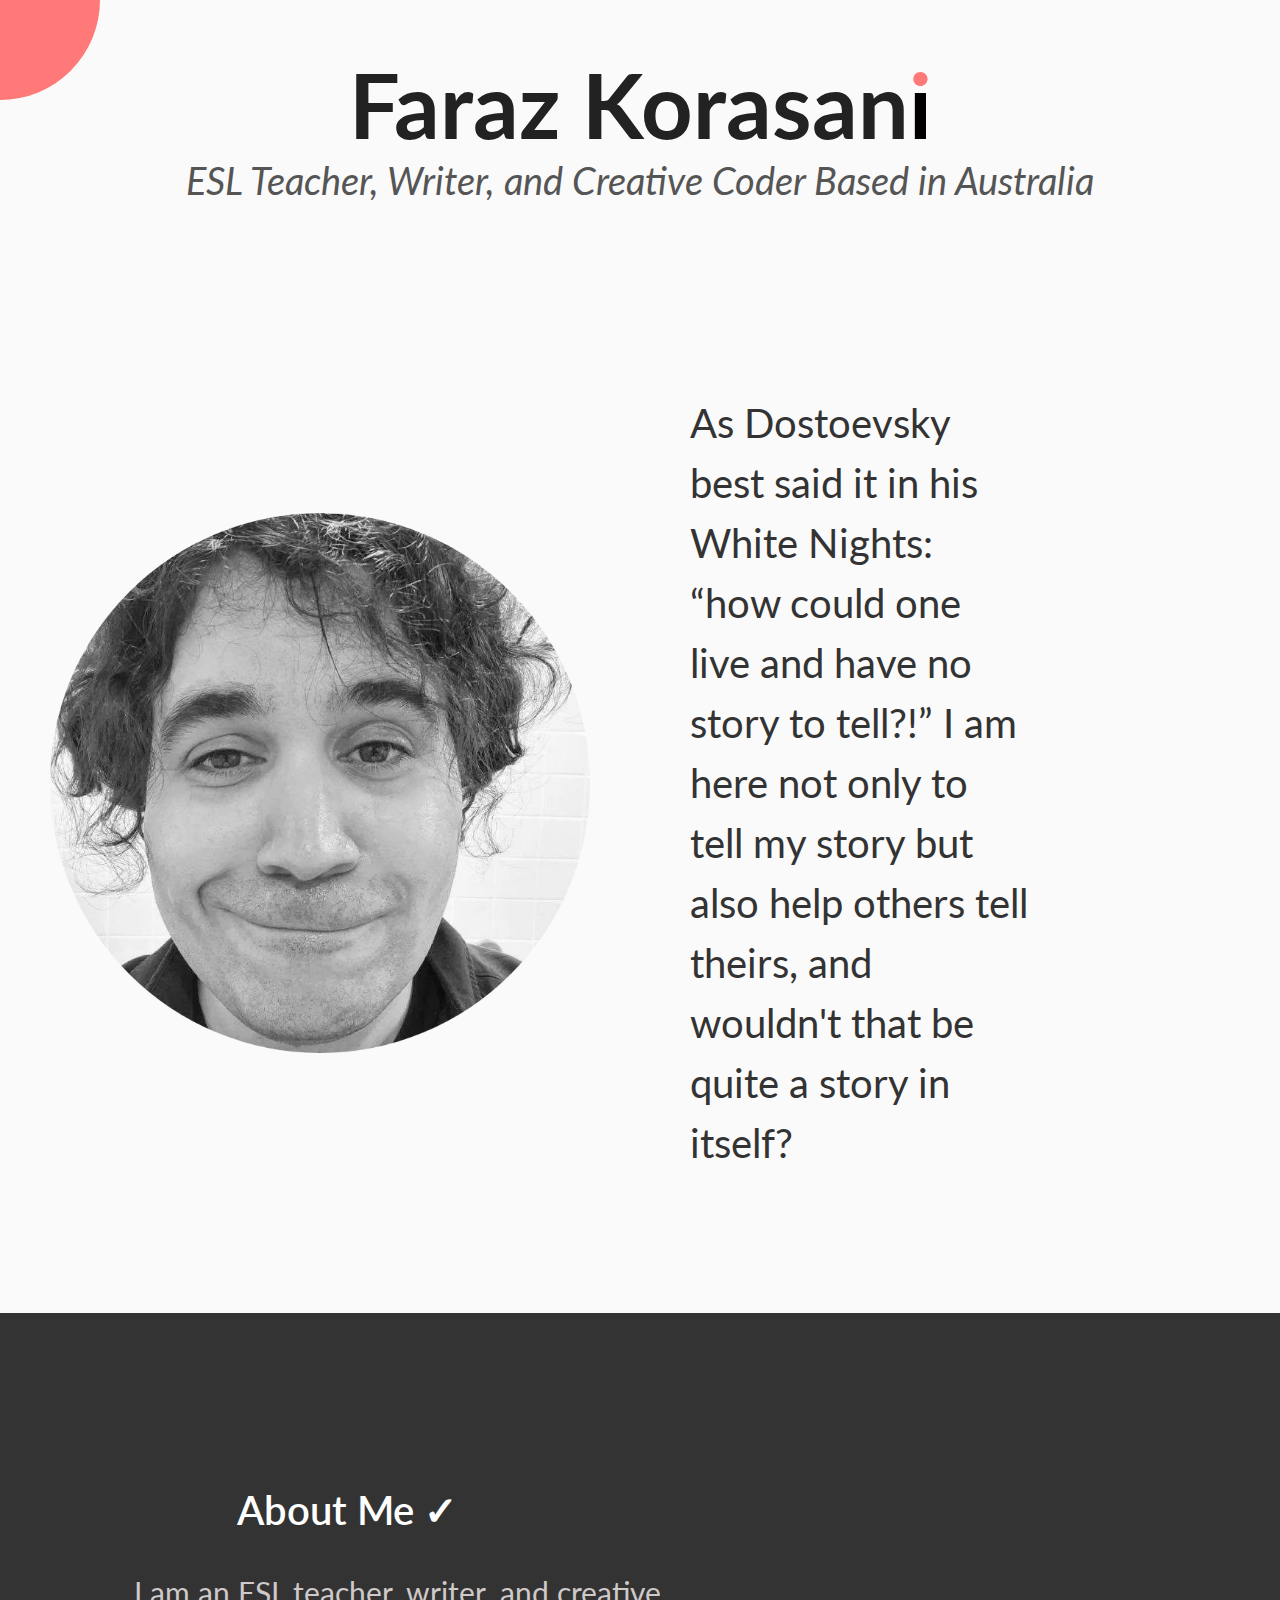
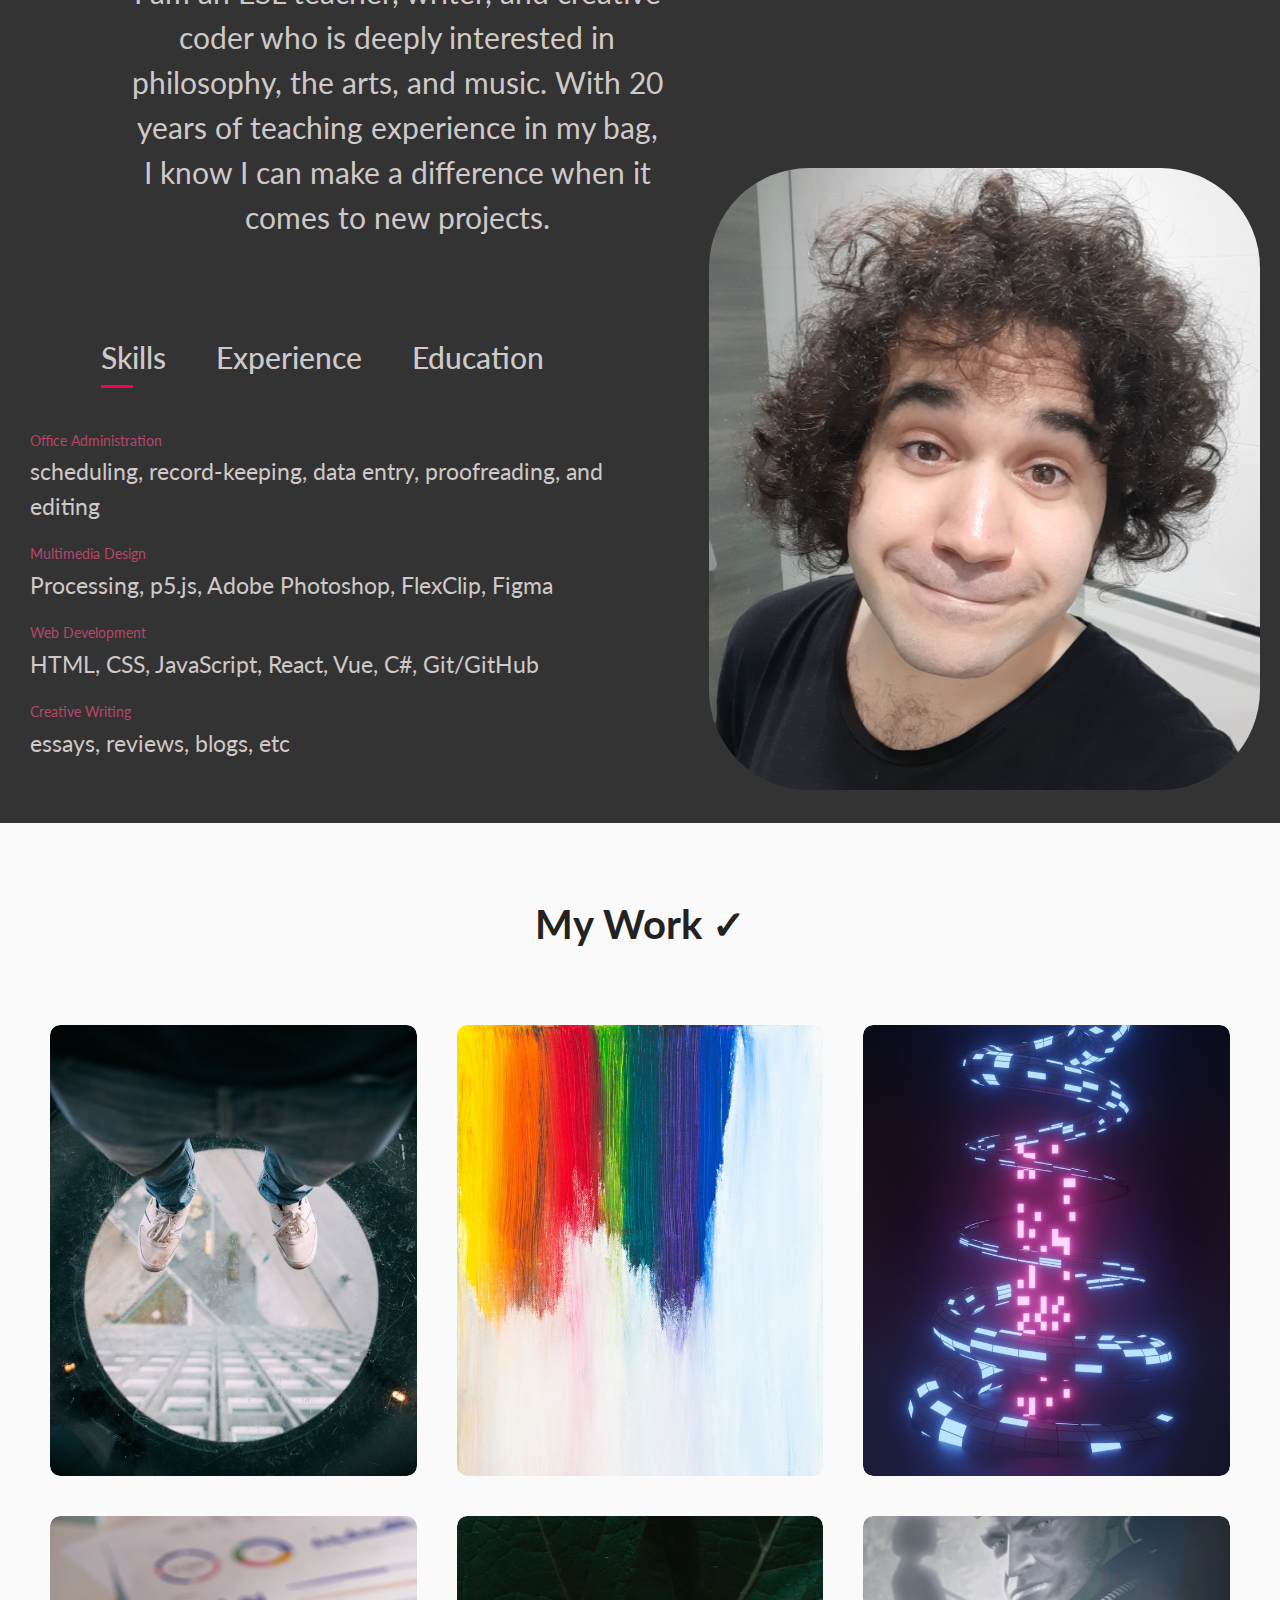
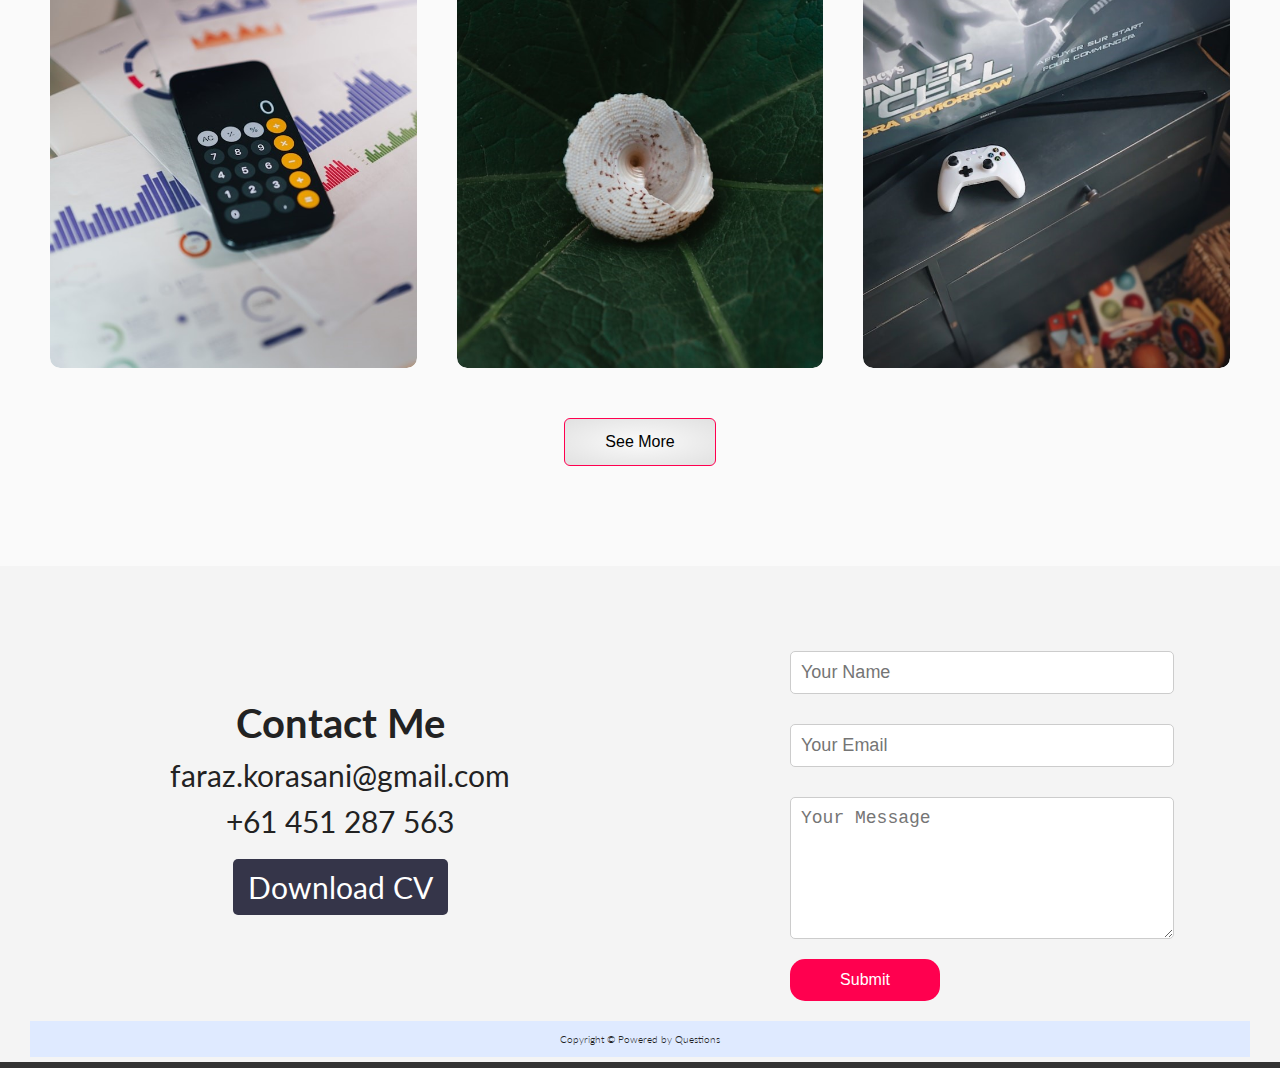
<file: index.html>
<!DOCTYPE html>
<html lang="en">

<head>
  <script>

  </script>
  <meta charset="UTF-8" />
  <meta name="viewport" content="width=device-width, initial-scale=1.0" />
  <link rel="stylesheet" href="https://cdnjs.cloudflare.com/ajax/libs/font-awesome/5.14.0/css/all.min.css"
    integrity="sha512-1PKOgIY59xJ8Co8+NE6FZ+LOAZKjy+KY8iq0G4B3CyeY6wYHN3yt9PW0XpSriVlkMXe40PTKnXrLnZ9+fkDaog=="
    crossorigin="anonymous" />
  <link rel="stylesheet" href="style.css" />
  <title>Rotating Navigation</title>
</head>



<body>
  <!-- -----------home---------- -->
  <div id="home">

    <div class="container">
      <div class="circle-container">
        <div class="circle">
          <button id="close">
            <i class="fas fa-times"></i>
          </button>
          <button id="open">
            <i class="fas fa-bars"></i>
          </button>
        </div>
      </div>

      <div class="content">
        <div class="h1-and-small-container">
          <h1>Faraz Korasan<span class="color-in-large-devices">i</span></h1>
          <small>ESL Teacher, Writer, and Creative Coder Based in Australia</small>
        </div>
        <div class="first-page-ps-and-img">
          <p class="hide-in-large-devices">
            As Dostoevsky best said it in his White Nights: “how could one
            live and have no story to tell?!”
          </p>
          <img src="images/Faraz.photo.mediaquery.png" alt="designer homepage photo" class="faraz-homepage-photo" />
          <p>
            <span class="show-in-large-devices">As Dostoevsky best said it in his White Nights: “how could one live
              and have no story to tell?!”</span> I am here not only to tell my story but also help others tell theirs,
            and wouldn't that be quite a story in itself?
          </p>
        </div>
      </div>
    </div>

    <nav>
      <ul>
        <li><i class="fas fa-user-alt"></i><a href="#about"> About</a></li>
        <li><i class="fas fa-briefcase"></i><a href="#portfoio"> Work</a></li>
        <li><i class="fas fa-envelope"></i><a href="#contact"> Contact</a></li>
      </ul>
    </nav>
  </div>

  <!-- -----------about---------- -->
  <div id="about">
    <div class="about-row">
      <div class="about-col-1">
        <img src="images/aboutMe.jpg" alt="designer about-me photo" class="about-me-photo" />
      </div>
      <div class="about-col-2">
        <div class="dummy-container-subtitle">
          <h1 class="about-sub-title">About Me ✓</h1>
        </div>
        <p class="about-col-2-p">
          I am an ESL teacher, writer, and creative coder who is deeply interested in
          philosophy, the arts, and music. With 20 years of teaching experience in my bag, I know I can make a
          difference when it comes to new projects.
        </p>
        <div class="history-container">
          <div class="about-tab-titles">
            <p class="about-tab-links active-link" onclick="opentab('skills')">
              Skills
            </p>
            <p class="about-tab-links" onclick="opentab('experience')">
              Experience
            </p>
            <p class="about-tab-links" onclick="opentab('education')">
              Education
            </p>
          </div>
          <div class="about-tab-contents active-tab" id="skills">
            <ul>
              <li><span>Office Administration</span><br />scheduling, record-keeping, data entry, proofreading, and editing</li>
              <li><span>Multimedia Design</span><br />Processing, p5.js, Adobe Photoshop, FlexClip, Figma</li>
              <li><span>Web Development</span><br />HTML, CSS, JavaScript, React, Vue, C#, Git/GitHub</li>
              <li><span>Creative Writing</span><br />essays, reviews, blogs, etc</li>
            </ul>
          </div>
          <div class="about-tab-contents" id="experience">
            <ul>
              <li>
                <span>Aug 2020 – Present</span><br />Chief Administration Officer at Dr. Haleh Rafi’s Educational Centre
              </li>
              <li>
                <span>Mar 2019 – Apr 2024</span><br />Lead Pathway Teacher at ILSC Sydney
              </li>
              <li>
                <span>Jan 2019 – Feb 2019</span><br />English Teacher at IH Sydney
              </li>

            </ul>
          </div>
          <div class="about-tab-contents" id="education">
            <ul>
              <li>
                <span>2019</span><br />Cambridge CELTA (pass B) –
                International House Sydney
              </li>
              <li>
                <span>2013</span><br />
                Master's Degree in English Literature – Parand University
              </li>
              <li><span>2013</span><br />Bachelor's Degree in Computer Science – Parand University</li>
            </ul>
          </div>
        </div>
      </div>
    </div>
  </div>

  <!-- ----------portfolio------------ -->
  <div id="portfoio" class="portfolio">
    <div class="container">
      <div class="dummy-container-subtitle">
        <h1 class="sub-title">My Work ✓</h1>
      </div>

      <div class="work-list">

        <div class="work">
          <img class="work-image" src="images/work1.jpg" />
          <div class="layer">
            <h3>The Rabbit Hole</h3>
            <p>
              A bit of loop never hurt anyone! Here, we have some HTML and CSS animation with... well... a bit
              of a
              loop!
            </p>
            <a href="entry_index.html"><i class="fas fa-external-link-alt"></i></a>
          </div>
        </div>

        <div class="work">
          <img class="work-image" src="images/work2.jpg" />
          <div class="layer">
            <h3>The all-seeing I</h3>
            <p>
              You can be on top of your thoughts with this composition API vue.js note-taking app... with a tinge of
              color!
            </p>
            <a href="https://farazkorasani.github.io/vue-note-taking-app/"><i class="fas fa-external-link-alt"></i></a>
          </div>
        </div>

        <div class="work">
          <img class="work-image" src="images/work3.jpg" />
          <div class="layer">
            <h3>Cosmic Waves</h3>
            <p>
              Next on the list is dynamic, colorful 3D wave patterns made with P5.js; best enjoyed on a desktop!
            </p>
            <a href="sine_wave_index.html"><i class="fas fa-external-link-alt"></i></a>
          </div>
        </div>

        <div class="work">
          <img class="work-image" src="images/work4.jpg" />
          <div class="layer">
            <h3>Price of this Cruel Device</h3>
            <p>
              Here we go for a bit of composition API Vue.js to track our expenses.
            </p>
            <a href="https://farazkorasani.github.io/vue-expense-tracker/"><i class="fas fa-external-link-alt"></i></a>
          </div>
        </div>

        <div class="work">
          <img class="work-image" src="images/work5.jpg" />
          <div class="layer">
            <h3>Did you Mean <i>Recursion</i>?</h3>
            <p>
              Recursion is everywhere, from logic to nature, but for a special surprise, simply google "recursion" and
              see what happens. This P5.js project is a hypnotic series of infinite squares.
            </p>
            <a href="recursion_index.html"><i class="fas fa-external-link-alt"></i></a>
          </div>
        </div>


        <div class="work">
          <img class="work-image" src="images/work6.jpg" />
          <div class="layer">
            <h3>The Name of the Game</h3>
            <p>
              A simple game-related questions accordian made with React.js.
            </p>
            <a href="https://farazkorasani.github.io/react-accordian/"><i class="fas fa-external-link-alt"></i></a>
          </div>
        </div>


        <div class="work hidden">
          <img class="work-image" src="images/work7.jpg" />
          <div class="layer">
            <h3>How about Some Video?</h3>
            <p>
              Every day, I upload one ESL word on Instagram for my students and preface it with reminder videos I made
              using FlexClip. Here are some of them; don't forget to turn the sound on!
            </p>
            <a href="https://www.youtube.com/playlist?list=PLeWo_gBNntCwpofiHMAmptDWXtFw40SES"><i
                class="fas fa-external-link-alt"></i></a>
          </div>
        </div>

        <div class="work hidden">
          <img class="work-image" src="images/work8.jpg" />
          <div class="layer">
            <h3>The Defiant Daughters</h3>
            <p>
              This is a Photoshop effort to depict a fraction of the bravery of those whose hair freely flows.
            </p>
            <a href="https://defiantdaughters.wordpress.com"><i class="fas fa-external-link-alt"></i></a>
          </div>
        </div>

        <div class="work hidden">
          <img class="work-image" src="images/work9.jpg" />
          <div class="layer">
            <h3>A Pinch of Figma</h3>
            <p>
              Here, I designed and prototyped an on/off toggle button, plus a simple landing page with Figma.
            </p>
            <a
              href="https://www.figma.com/file/OINvae8g1DOFfte1F0y6Nq/Toggle-Button-%26-Landing-Page?type=design&node-id=0%3A1&mode=design&t=2tsjc4DCiLhtUN18-1"><i
                class="fas fa-external-link-alt"></i></a>
          </div>
        </div>



      </div>
      <button class="btn-see-more">See More</button>
    </div>
  </div>

  <!-- ----------contact------------- -->
  <div id="contact" class="contact">
    <div class="contact-row">
      <div class="contact-left">
        <h1 class="sub-title">Contact Me</h1>
        <div class="email"><i class="fas fa-envelope"></i> faraz.korasani@gmail.com</div>
        <div class="phone-number"><i class="fas fa-phone-square-alt"></i> +61 451 287 563</div>
        <a href="images/resume-faraz.pdf" download class="cv">Download CV</a>
      </div>
      <div class="contact-right">
        <form name="submit-to-google-sheet" class="submit-to-google-sheet">
          <input type="text" name="Name" placeholder="Your Name" required />
          <input type="email" name="Email" placeholder="Your Email" required />
          <textarea name="Message" rows="6" placeholder="Your Message"></textarea>
          <button type="submit" class="btn btn2">Submit</button>
        </form>
      </div>
    </div>
    <div id="msg"></div>

    <div class="copyright">
      <p>
        Copyright © Powered by Questions</i>
      </p>
    </div>
  </div>
  </div>

  <script src="script.js"></script>
</body>

</html>
</file>
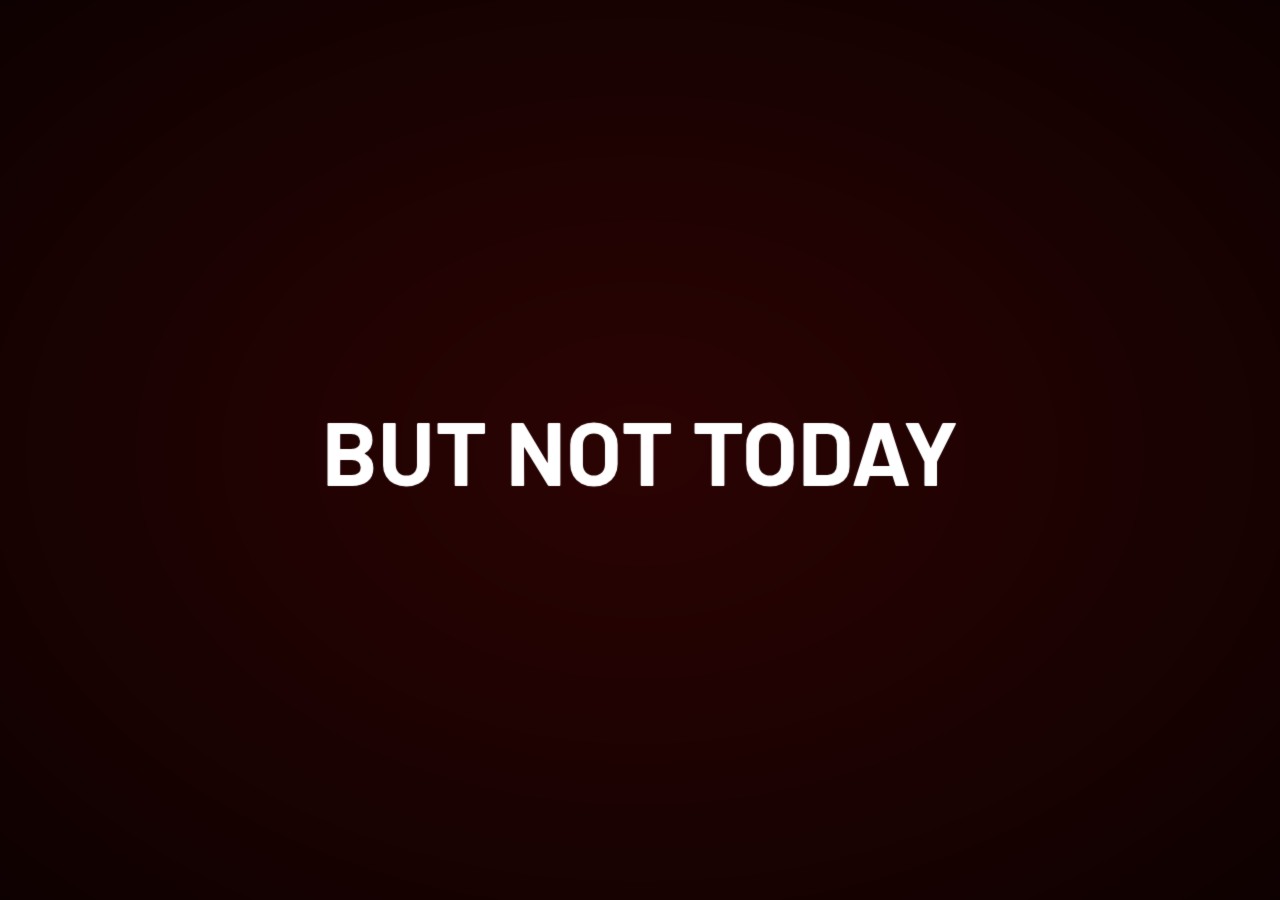
<file: entry_index.html>
<!DOCTYPE html>
<html lang="en">
  <head>
    <meta charset="UTF-8" />
    <meta name="viewport" content="width=device-width, initial-scale=1.0" />
    <link rel="stylesheet" href="entry_style.css" />
    <title>Document</title>
  </head>
  <body>
    <div class="container">
      <div class="content">
        <div class="globe"></div>
        <h2 class="frame-1">SOMETIMES</h2>
        <h2 class="frame-2">LESS</h2>
        <h2 class="frame-3">IS</h2>
        <h2 class="frame-4">MORE</h2>
        <h2 class="frame-5">
          <span>BUT</span>
          <span>NOT</span>
          <span>TODAY</span>
        </h2>
        <div class="link-container">
          <a
            class="circle-link"
            href="index.html"
            >ENTER
          </a>
        </div>
      </div>
    </div>
  </body>
</html>
</file>
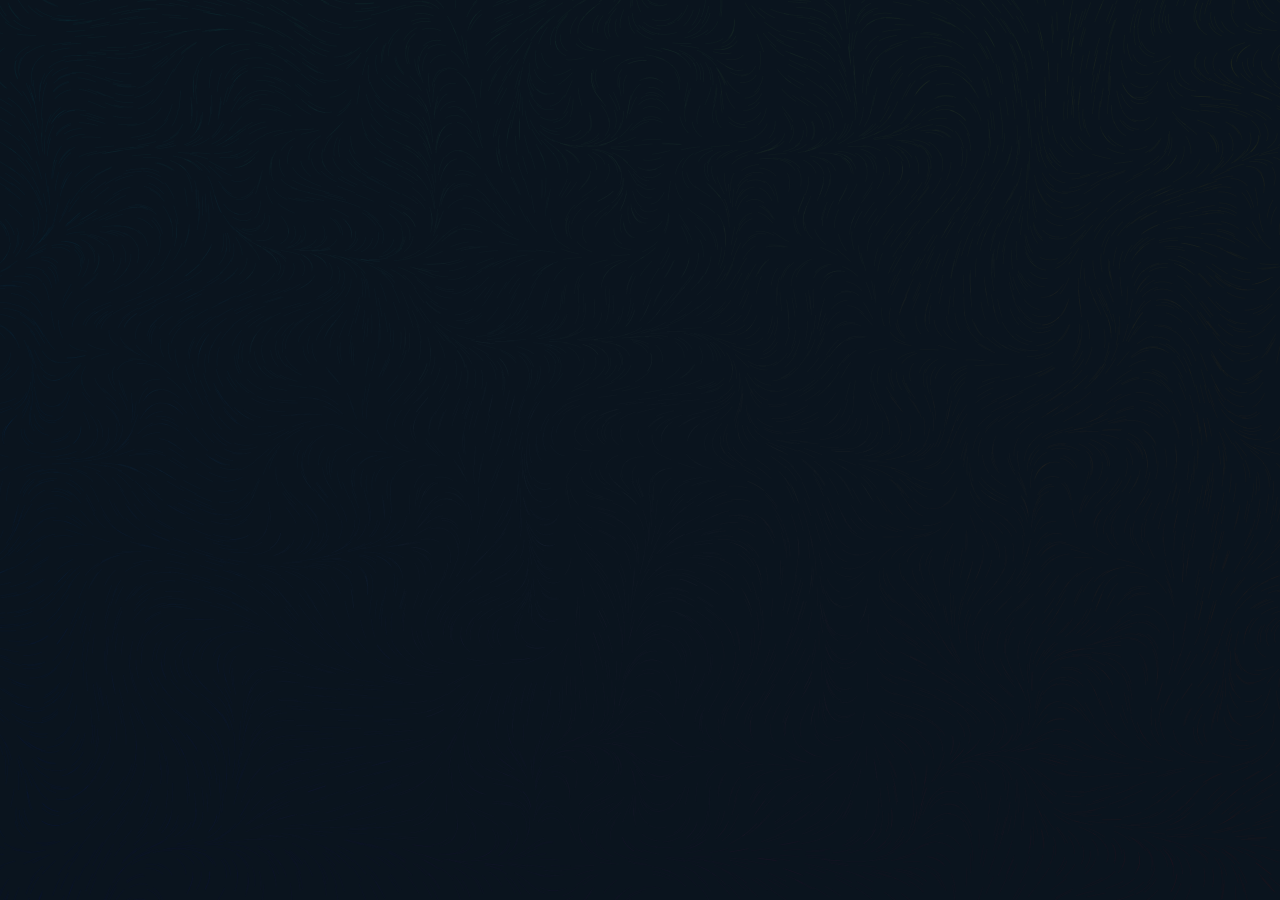
<file: flow_field_index.html>
<!DOCTYPE html>
<html lang="en">
  <head>
    <meta charset="UTF-8" />
    <meta name="viewport" content="width=device-width, initial-scale=1.0" />
    <title>Flow field</title>
    <link rel="stylesheet" href="flow_field_styles.css" />
  </head>
  <body>
    <script src="p5.js"></script>
    <script src="CCapture.js"></script>
    <script src="download.js"></script>
    <script src="webm-writer-0.2.0.js"></script>
    <script src="flow_field_script.js"></script>

    <script>
      const capturer = new CCapture({
        format: "webm",
        verbose: true,
      });
    </script>
  </body>
</html>
</file>
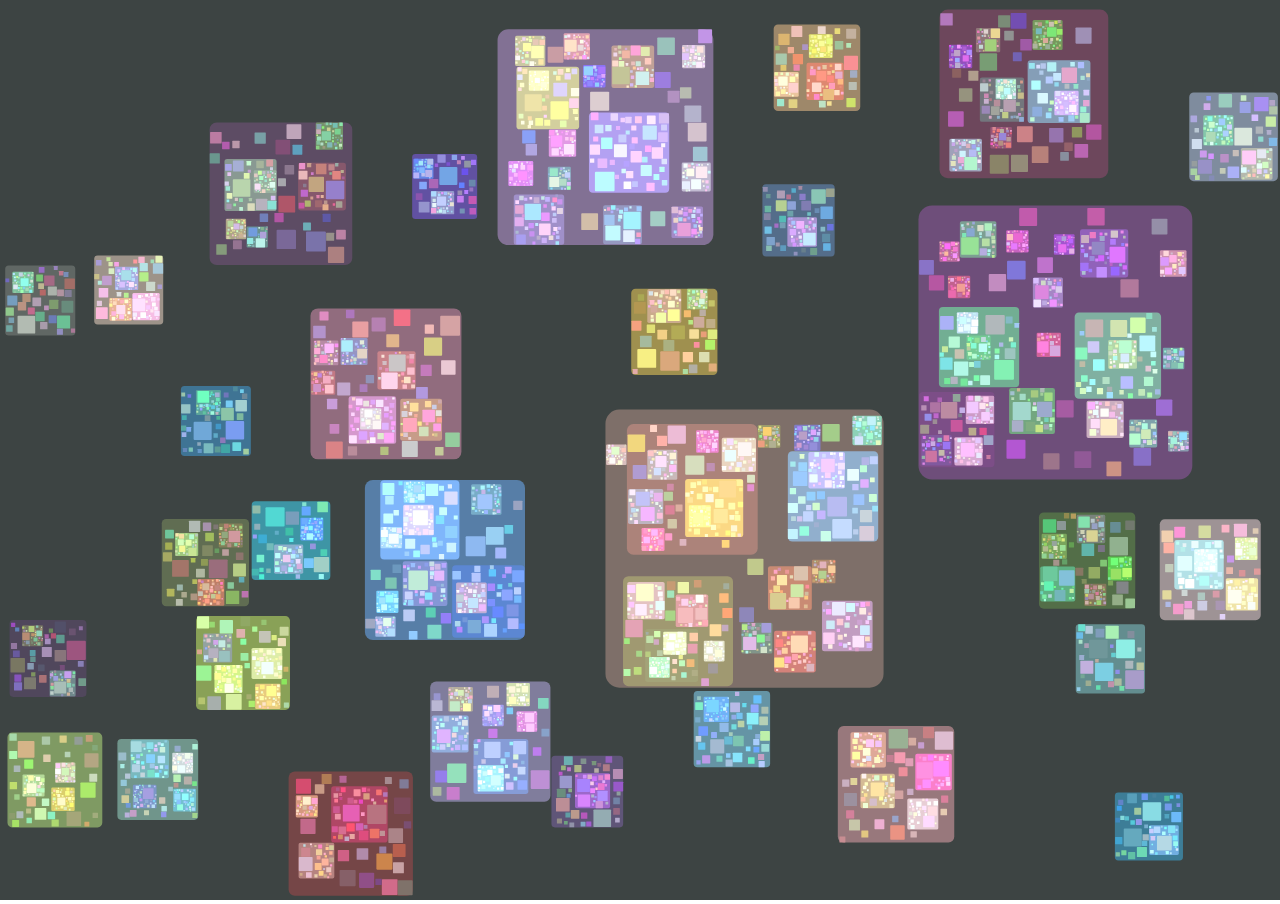
<file: marshmallow_index.html>
<!DOCTYPE html>
<html lang="en">
  <head>
    <meta charset="UTF-8" />
    <meta name="viewport" content="width=device-width, initial-scale=1.0" />
    <title>Cubic World</title>
    <style>
      body {
        margin: 0;
      }
    </style>
  </head>
  <body style="overflow: hidden;">
    <script src="p5.js" defer></script>
    <script src="CCapture.js" defer></script>
    <script src="download.js" defer></script>
    <script src="tar.js" defer></script>
    <script src="marshmallow_script.js" defer></script>

    <script>
      var capturer = new CCapture({
        format: "png",
        framerate: 60,
        verbose: true,
      });
    </script>
  </body>
</html>
</file>
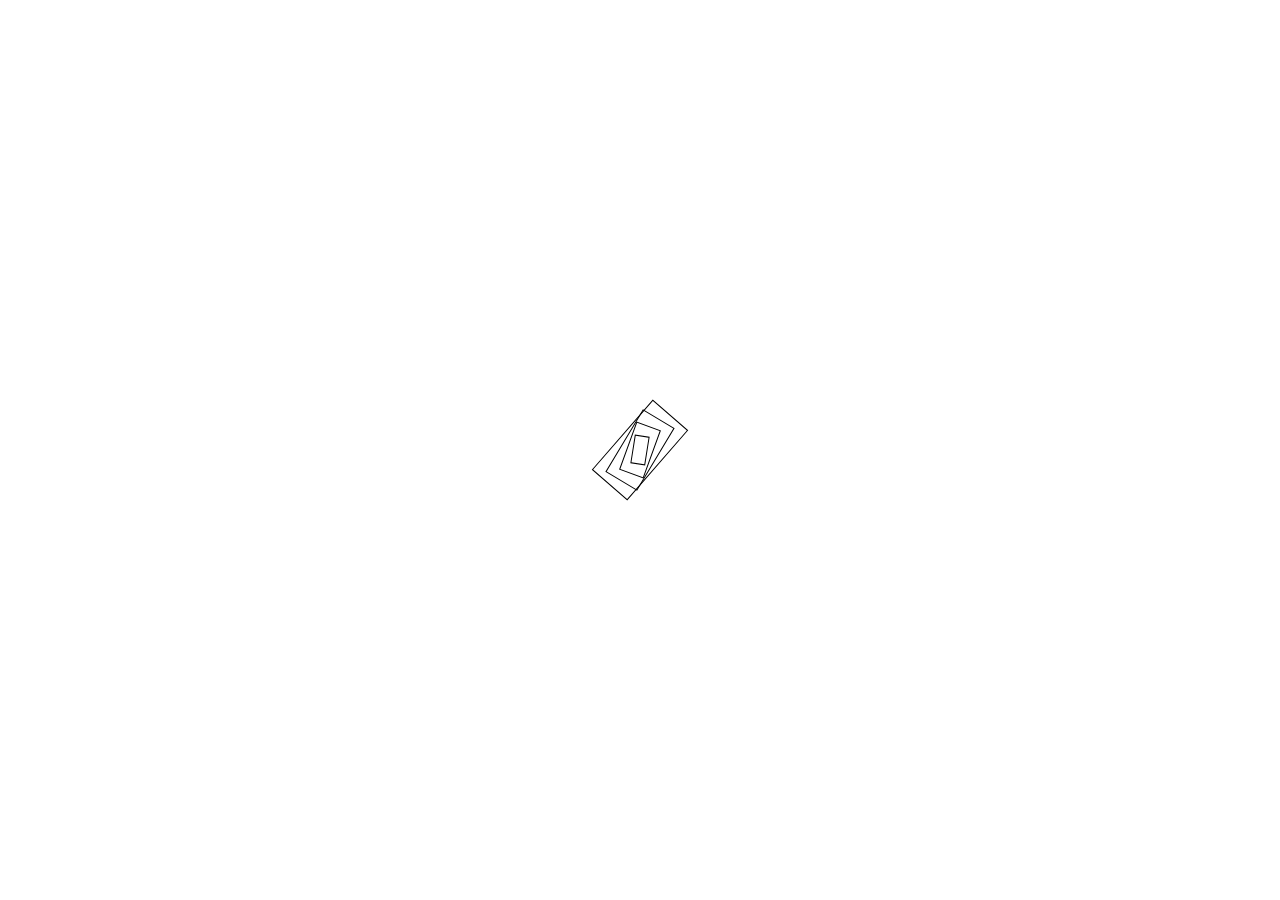
<file: recursion_index.html>
<!DOCTYPE html>
<html>

<head>
    <meta charset="UTF-8">
    <title>Infinite Squares</title>
    <script src="p5.js" type="text/javascript"></script>
    <style>
        body {
            padding: 0;
            margin: 0;
        }

        canvas {
            vertical-align: top;
        }
    </style>
</head>

<body>
    <script src="recursion_script.js" type="text/javascript"></script>
</body>

</html>
</file>
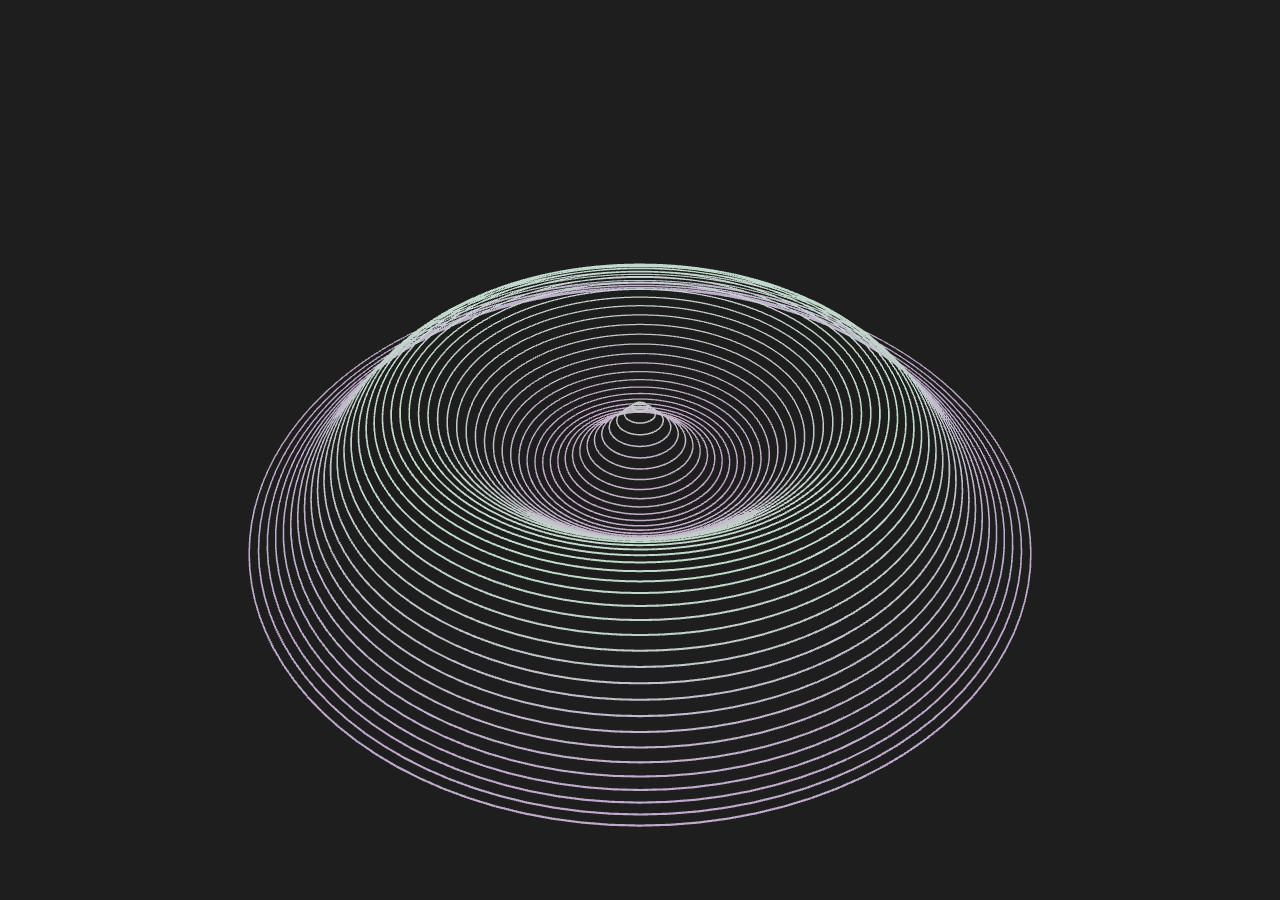
<file: sine_wave_index.html>
<!DOCTYPE html>
<html lang="en">
<head>
    <meta charset="UTF-8">
    <meta name="viewport" content="width=device-width, initial-scale=1.0">
    <title>Terrain</title>
    <style>
        body, html {
            margin: 0;
            padding: 0;
        }
        canvas {
            display: block;
        }
    </style>
</head>
<body>
    <script src="p5.js"></script>
    <script src="CCapture.all.min.js"></script>
    <script src="webm-writer-0.2.0.js"></script>
    <script src="sine_wave_script.js"></script>
    <script>
        var capturer = new CCapture({
            format: "webm",
            framerate: 60,
            verbose: true,
        });
    </script>
</body>
</html>
</file>
<file: style.css>
/* -------General----------- */
@import url("https://fonts.googleapis.com/css?family=Lato&display=swap");

html {
  scroll-behavior: smooth;
  transition-duration: 0.5s;
}

* {
  box-sizing: border-box;
}

body {
  font-family: "Lato", sans-serif;
  background-color: #333;
  color: #222;
  overflow-x: hidden;
  margin: 0;
}

/* -------Landing Page----------- */
.container {
  background-color: #fafafa;
  transform-origin: top left;
  transition: transform 0.5s linear;
  width: 100vw;
  min-height: 100vh;
  padding: 50px;
}

.container.show-nav {
  transform: rotate(-20deg);
}

.circle-container {
  position: absolute;
  top: -100px;
  left: -100px;
}

.circle {
  background-color: #ff7979;
  height: 200px;
  width: 200px;
  border-radius: 50%;
  position: relative;
  transition: transform 0.5s linear;
}

.container.show-nav .circle {
  transform: rotate(-70deg);
}

.circle button {
  cursor: pointer;
  position: absolute;
  top: 50%;
  left: 50%;
  height: 100px;
  background: transparent;
  border: 0;
  font-size: 26px;
  color: #fff;
}

.circle button:focus {
  outline: none;
}

.circle button#open {
  left: 60%;
}

.circle button#close {
  top: 60%;
  transform: rotate(90deg);
  transform-origin: top left;
}

.container.show-nav+nav li {
  transform: translateX(0);
  transition-delay: 0.3s;
}

nav {
  position: absolute;
  bottom: 40px;
  left: 0;
  z-index: 100;
}

nav ul {
  list-style-type: none;
  padding-left: 30px;
}

nav ul li {
  text-transform: uppercase;
  color: #fff;
  margin: 40px 0;
  transform: translateX(-100%);
  transition: transform 0.4s ease-in;
}

nav ul li i {
  font-size: 20px;
  margin-right: 10px;
}

nav ul li+li {
  margin-left: 15px;
  transform: translateX(-150%);
}

nav ul li+li+li {
  margin-left: 30px;
  transform: translateX(-200%);
}

nav a {
  color: #fafafa;
  text-decoration: none;
  transition: all 0.5s;
}

nav a:hover {
  color: #ff7979;
  font-weight: bold;
}

.content img {
  max-width: 100%;
}

.content {
  max-width: 1000px;
  margin: 50px auto;
}

.content h1 {
  margin: 0;
}

.content small {
  color: #555;
  font-style: italic;
}

.content p {
  color: #333;
  line-height: 1.5;
  /* text-align: center; */
}

.show-in-large-devices {
  display: none;
}

.first-page-ps-and-img {
  margin-top: 50px;
}

.first-page-ps-and-img img {
  margin: 20px 0;
}

/* -------About----------- */
#about {
  padding: 30px 20px;
  color: #cfc9c9;
}

.about-col-1 {
  flex-basis: 90%;
}

.about-col-1 img {
  width: 100%;
  border-radius: 100px;
}

.about-col-2 {
  font-size: 20px;
  max-width: 95%;
  padding: 10px;
  line-height: 1.5;
  font-size: 16px;
}

.dummy-container-subtitle {
  display: flex;
  justify-content: center;
}

.about-col-2-p {
  margin-top: 0;
  text-align: center;
}

.about-sub-title {
  margin-bottom: 30px;
  font-size: 30px;
  font-weight: 600;
  color: #fff;
}

.about-tab-titles {
  display: flex;
  margin: 35px 0 15px;
}

.about-tab-links {
  margin-right: 50px;
  font-size: 18px;
  font-weight: 500;
  cursor: pointer;
  position: relative;
}

.about-tab-links::after {
  content: "";
  width: 0;
  height: 3px;
  background: #ff004f;
  position: absolute;
  left: 0;
  bottom: -8px;
  transition: 0.5s;
}

.about-tab-links.active-link::after {
  width: 50%;
}

.about-tab-contents ul {
  padding: 0;
}

.about-tab-contents ul li {
  list-style: none;
  margin: 10px 0;
}

.about-tab-contents ul li span {
  color: #b54769;
  font-size: 14px;
}

.about-tab-contents {
  display: none;
}

.about-tab-contents.active-tab {
  display: block;
}

/* -------Portfolio----------- */
.work-list {
  display: grid;
  grid-template-columns: repeat(auto-fit, minmax(200px, 1fr));
  grid-gap: 40px;
  margin-top: 50px;
}

.work {
  border-radius: 10px;
  position: relative;
  overflow: hidden;
}

.work img {
  width: 100%;
  border-radius: 10px;
  display: block;
  transition: transform 0.5s;
}

.layer {
  width: 100%;
  height: 0;
  background: linear-gradient(rgba(0, 0, 0, 0.6), #ff004f);
  border-radius: 10px;
  position: absolute;
  left: 0;
  bottom: 0;
  overflow: hidden;
  display: flex;
  align-items: center;
  justify-content: center;
  flex-direction: column;
  padding: 0 40px;
  text-align: center;
  font-size: 14px;
  transition: height 0.5s;
}

.layer h3 {
  font-weight: 500;
  margin-bottom: 20px;
}

.layer a {
  margin-top: 20px;
  color: #ff004f;
  text-decoration: none;
  font-size: 18px;
  line-height: 60px;
  background: #fff;
  width: 60px;
  height: 60px;
  border-radius: 50%;
  text-align: center;
}

.layer h3, .layer p{
  color: white;
}

.layer p{
  text-wrap: balance;
}

.mobile-touchmove-image{
  transform: scale(1.1);
}

.mobile-touchmove-layer{
  height: 100%;
}

.btn-see-more {
  display: none;
}

.btn-see-more:hover {
  background: #ff004f;
  cursor: pointer;
  transform: scale(0.95);
}

/* ---------Contact-------- */
.contact {
  padding: 20px 30px;
  background-color: #f4f4f4;
}

.contact-row {
  display: flex;
  flex-direction: column;
  justify-content: center;
  align-items: center;
}

.contact-left {
  display: flex;
  flex-direction: column;
  justify-content: center;
  align-items: center;
}

.contact-left h1,
.phone-number,
.email {
  margin-bottom: 10px;
}

.cv {
  text-decoration: none;
}

.contact-right {
  margin-top: 50px;
}

.submit-to-google-sheet {
  max-width: 300px;
  margin: auto;
}

.submit-to-google-sheet input,
.submit-to-google-sheet textarea {
  width: 100%;
  max-width: 80vw;
  padding: 10px;
  margin-bottom: 15px;
  border: 1px solid #ccc;
  border-radius: 5px;
}

.submit-to-google-sheet textarea {
  resize: vertical;
}

.submit-to-google-sheet button {
  width: 100%;
  padding: 10px;
  border: none;
  border-radius: 5px;
  background-color: #ff004f;
  color: #fff;
  font-size: 16px;
  cursor: pointer;
}

.submit-to-google-sheet button:hover {
  background-color: #d60043;
}

#msg {
  color: #61b752;
  margin-top: 10px;
  text-align: center;
}

.copyright {
  display: flex;
  justify-content: center;
  font-weight: 300;
  margin-top: 100px;
}

.copyright p {
  font-size: 12px;
}


/* ---------Tablets and Larger Devices-------- */
@media screen and (min-width: 1000px) and (max-width: 1920px) {
  .content {
    max-width: 100%;
  }

  .h1-and-small-container {
    display: flex;
    flex-direction: column;
    justify-content: center;
    align-items: center;
    margin-top: -50px;
    font-size: 45px;
  }

  h1 .color-in-large-devices {
    display: inline;
    position: relative;
    color: #ff7979;
  }

  h1 .color-in-large-devices::before {
    content: "ı";
    position: absolute;
    color: black;
  }

  .first-page-ps-and-img {
    display: grid;
    grid-template-columns: repeat(2, 1fr);
    grid-gap: 100px;
    align-items: center;
    margin-top: 150px;
  }

  .hide-in-large-devices {
    display: none;
  }

  .faraz-homepage-photo {
    justify-self: end;
  }

  .first-page-ps-and-img p:nth-child(3) {
    padding-right: 200px;
    font-size: 40px;
  }

  .show-in-large-devices {
    display: inline;
  }

  nav {
    font-size: 20px;
  }

  /* -------About----------- */
  .about-row {
    display: grid;
    grid-template-columns: 5fr 4fr;
  }

  .about-col-1 {
    order: 2;
    align-self: end;
  }

  .about-me-photo {
    margin-right: 300px;
  }

  .about-col-2 {
    font-size: 30px;
    order: 1;
    margin-top: 100px;
  }

  .about-sub-title {
    font-size: 40px;
  }

  .history-container {
    align-items: center;
    display: flex;
    flex-direction: column;
    font-size: 20px;

  }

  .about-tab-titles {
    margin-bottom: 0;
  }

  .about-col-2-p {
    margin-left: 100px;
  }

  .about-tab-links {
    font-size: 30px;
  }

  .about-tab-contents ul {
    font-size: 23px;
    margin-top: 0;
  }

  /* -------Portfolio----------- */

  .sub-title {
    font-size: 40px;
  }

  .work-list {
    grid-template-columns: repeat(3, 1fr);
  }

  .work.hidden {
    display: none;
  }

  .work:hover img {
    transform: scale(1.1);
  }
  
  .work:hover .layer {
    height: 100%;
  }

  .btn-see-more {
    font-size: 16px;
    display: block;
    margin: 50px auto;
    width: fit-content;
    border: 1px solid #ff004f;
    padding: 14px 40px;
    border-radius: 6px;
    text-decoration: none;
    transition: background-color 0.5s;
    background: radial-gradient(transparent, #0000001a);
  }

  .btn-see-more:hover {
    background: #ff004f;
    cursor: pointer;
    transform: scale(0.95);
  }

  /* ---------contact-------- */
  .contact-row {

    display: grid;
    grid-template-columns: repeat(2, 600px);
    justify-content: center;
  }

  .contact-left {
    font-size: 30px;
  }

  .cv {
    color: #fff;
    background-color: #353549;
    padding: 10px 15px;
    border-radius: 5px;
    margin-top: 10px;
  }

  .cv:hover {
    transform: scale(0.95);
  }

  .submit-to-google-sheet input,
  .submit-to-google-sheet textarea {
    outline: none;
    margin: 15px 0;
    font-size: 18px;
    min-width: 30vw;
  }

  form .btn2 {
    display: inline-block;
    background-color: #ff004f;
    text-decoration: none;
    color: white;
    padding: 12px 28px;
    font-size: 16px;
    cursor: pointer;
    margin-top: 2px;
    border-radius: 15px;
    border: none;
    width: 150px;
  }

  form .btn2:hover {
    transform: scale(0.95);
  }

  .copyright {
    width: 100%;
    text-align: center;
    padding: 2px 0;
    background: #dfeaff;
    font-weight: 300;
    margin-top: 20px;
    margin-bottom: -15px;
  }

  .copyright p {
    font-size: 10px;
  }

  #msg {
    font-size: 20px;
  }
}

/* ---------Largest Devices-------- */
@media only screen and (min-width: 1921px) {
  .content {
    max-width: 100%;
  }

  .h1-and-small-container {
    display: flex;
    flex-direction: column;
    justify-content: center;
    align-items: center;
    margin-top: -50px;
    font-size: 45px;
  }

  h1 .color-in-large-devices {
    display: inline;
    position: relative;
    color: #ff7979;
  }

  h1 .color-in-large-devices::before {
    content: "ı";
    position: absolute;
    color: black;
  }

  .first-page-ps-and-img {
    display: grid;
    grid-template-columns: repeat(2, 1fr);
    grid-gap: 100px;
    align-items: center;
    margin-top: 150px;
  }

  .hide-in-large-devices {
    display: none;
  }

  .faraz-homepage-photo {
    justify-self: end;
  }

  .first-page-ps-and-img p:nth-child(3) {
    padding-right: 200px;
    font-size: 40px;
  }

  .show-in-large-devices {
    display: inline;
  }

  nav {
    font-size: 30px;
  }

  /* -------About----------- */
  .about-row {
    display: grid;
    grid-template-columns: 2fr 1fr;
  }

  .about-col-1 {
    order: 2;
  }

  .about-me-photo {
    margin-right: 300px;
  }

  .about-col-2 {
    font-size: 30px;
    order: 1;
    margin-top: 100px;
  }

  .about-sub-title {
    font-size: 40px;
  }

  .history-container {
    align-items: center;
    display: flex;
    flex-direction: column;
    font-size: 20px;
    margin-top: 70px;
  }

  .about-col-2-p {
    margin-left: 100px;
  }

  .about-tab-links {
    font-size: 30px;
  }

  .about-tab-contents ul {
    font-size: 23px;
  }

  /* -------Portfolio----------- */
  .sub-title {
    font-size: 40px;
  }

  .work-list {
    grid-template-columns: repeat(3, 1fr);
  }

  .work.hidden {
    display: none;
  }

  .work:hover img {
    transform: scale(1.1);
  }
  
  .work:hover .layer {
    height: 100%;
  }

  .layer h3{
    font-size: 35px;
  }

  .layer p{
    font-size: 22px;
  }

  .btn-see-more {
    font-size: 16px;
    display: block;
    margin: 50px auto;
    width: fit-content;
    border: 1px solid #ff004f;
    padding: 14px 40px;
    border-radius: 6px;
    text-decoration: none;
    transition: background-color 0.5s;
    background: radial-gradient(transparent, #0000001a);
  }

  .btn-see-more:hover {
    background: #ff004f;
    cursor: pointer;
    transform: scale(0.95);
  }

  /* ---------contact-------- */
  .contact-row {
    display: grid;
    grid-template-columns: repeat(2, 600px);
    justify-content: center;
  }

  .contact-left {
    font-size: 30px;
  }

  .cv {
    color: #fff;
    background-color: #353549;
    padding: 10px 15px;
    border-radius: 5px;
    margin-top: 10px;
  }

  .cv:hover {
    transform: scale(0.95);
  }

  .submit-to-google-sheet input,
  .submit-to-google-sheet textarea {
    outline: none;
    margin: 15px 0;
    font-size: 18px;
    min-width: 30vw;
  }

  form .btn2 {
    display: inline-block;
    background-color: #ff004f;
    text-decoration: none;
    color: white;
    padding: 12px 28px;
    font-size: 16px;
    cursor: pointer;
    margin-top: 2px;
    border-radius: 15px;
    border: none;
    width: 150px;
  }

  form .btn2:hover {
    transform: scale(0.95);
  }

  .copyright {
    width: 100%;
    text-align: center;
    padding: 25px 0;
    background: #dfeaff;
    font-weight: 300;
    margin-top: 20px;
  }

  #msg {
    font-size: 25px;
  }
  
}
</file>
<file: entry_style.css>
/* Importing fonts */
@import url("https://fonts.googleapis.com/css?family=Barlow");

/* Global styles */
body {
  background: #310404 url(https://i.ytimg.com/vi/wOvQAhzWCrM/maxresdefault.jpg)
    no-repeat center center fixed;
  -webkit-background-size: cover;
  -moz-background-size: cover;
  -o-background-size: cover;
  background-size: cover;
  font-family: "Barlow", sans-serif;
}

.container {
  width: 100%;
  position: relative;
  overflow: hidden;
}

a {
  text-decoration: none;
}

/* Animation delay */
h1.main,
p.demos {
  animation-delay: 10s;
}

/* Container styles */
.container {
  position: fixed;
  top: 0;
  left: 0;
  width: 100%;
  height: 100%;
  z-index: 0;
  background: radial-gradient(
    rgba(0, 0, 0, 0.1),
    rgba(0, 0, 0, 0.3) 35%,
    rgba(0, 0, 0, 0.7)
  );
}

/* Content styles */
.content {
  position: absolute;
  width: 100%;
  height: 100%;
  left: 0;
  top: 0;
  z-index: 1000;
}

/* Heading styles */
.container h2 {
  position: absolute;
  top: 50%;
  line-height: 100px;
  height: 90px;
  margin-top: -50px;
  font-size: 90px;
  width: 100%;
  text-align: center;
  color: transparent;
  animation: blurFadeInOut 1.5s ease-in backwards;
}

/* Individual frame delay */
.container h2.frame-1 {
  animation-delay: 0s;
}

.container h2.frame-2 {
  animation-delay: 1.5s;
}

.container h2.frame-3 {
  animation-delay: 3s;
}

.container h2.frame-4 {
  font-size: 200px;
  animation-delay: 4.5s;
}

.container h2.frame-5 {
  animation: none;
  color: transparent;
  text-shadow: 0 0 1px #fff;
}

.container h2.frame-5 span {
  animation: blurFadeIn 1.5s ease-in 6s backwards;
  color: transparent;
  text-shadow: 0 0 1px #fff;
}

.container h2.frame-5 span:nth-child(2) {
  animation-delay: 6.5s;
}

.container h2.frame-5 span:nth-child(3) {
  animation-delay: 7s;
}

/* Globe styles */
.globe {
  position: absolute;
  width: 282px;
  height: 273px;
  left: 50%;
  top: 50%;
  margin: -137px 0 0 -141px;
  background: transparent url(http://web-sonick.zz.mu/images/sl/globe.png)
    no-repeat top left;
  animation: fadeInBack 3.6s linear 4s backwards;
  filter: alpha(opacity=30);
  opacity: 0.3;
  transform: scale(5);
}

/* Link container styles */
.link-container {
  display: flex;
  justify-content: center;
  align-items: flex-end;
  height: 90vh;
}

/* Circle link styles */
.circle-link {
  font-family: "Lucida Sans", "Lucida Sans Regular", "Lucida Grande",
    "Lucida Sans Unicode", Geneva, Verdana, sans-serif;
  text-align: center;
  display: flex;
  justify-content: center;
  align-items: center;
  width: 100px;
  height: 100px;
  background: #fff;
  color: black;
  font-size: 12px;
  letter-spacing: 2px;
  border-radius: 50%;
  opacity: 0; 
}

.circle-link:hover {
  background: linear-gradient(to right, #8ea6b9, #05030e);
  color: #fff;
}

/* New keyframe animation for fadeInRotate */
@keyframes fadeInRotate {
  0% {
    opacity: 0;
    transform: scale(0) rotate(360deg);
  }
  100% {
    opacity: 1;
    transform: scale(1.5) rotate(0deg);
  }
}

/* Adjust animation delay for .circle-link */
.container.h2.frame-5 {
  animation: none; /* Remove animation for .frame-5 */
}

.circle-link {
  animation: fadeInRotate 1.2s linear 7s forwards; /* Adjust animation delay and keep it visible */
}

/* Keyframe animations */
@keyframes blurFadeInOut {
  0% {
    opacity: 0;
    text-shadow: 0 0 40px #fff;
    transform: scale(1.3);
  }
  20%,
  75% {
    opacity: 1;
    text-shadow: 0 0 1px #fff;
    transform: scale(1);
  }
  100% {
    opacity: 1; /* Keep the opacity at 1 to make it stay visible */
    text-shadow: 0 0 1px #fff;
    transform: scale(1);
  }
}

@keyframes blurFadeIn {
  0% {
    opacity: 0;
    text-shadow: 0 0 40px #fff;
    transform: scale(1.3);
  }
  50% {
    opacity: 0.5;
    text-shadow: 0 0 10px #fff;
    transform: scale(1.1);
  }
  100% {
    opacity: 1;
    text-shadow: 0 0 1px #fff;
    transform: scale(1);
  }
}

@keyframes fadeInBack {
  0% {
    opacity: 0;
    transform: scale(0);
  }
  50% {
    opacity: 0.4;
    transform: scale(2);
  }
  100% {
    opacity: 0.2;
    transform: scale(5);
  }
}

/* Media query for screens smaller than 768px */
@media screen and (max-width: 768px) {
  .container h2 {
    font-size: 50px; /* Adjusted font size for smaller screens */
  }

  .container h2.frame-4 {
    font-size: 120px;
  }

  .circle-link {
    width: 70px;
    height: 70px;
    font-size: 9px;
    letter-spacing: normal;
  }
}
</file>
<file: flow_field_styles.css>
body,
html {
  margin: 0;
  padding: 0;
  overflow: hidden;
}

canvas {
  display: block;
  max-width: 100vw; /* Limit canvas width to maximum of 100vw */
  max-height: 100vh; /* Limit canvas height to maximum of 100vh */
  width: 100%;
  height: 100%;
}
</file>
